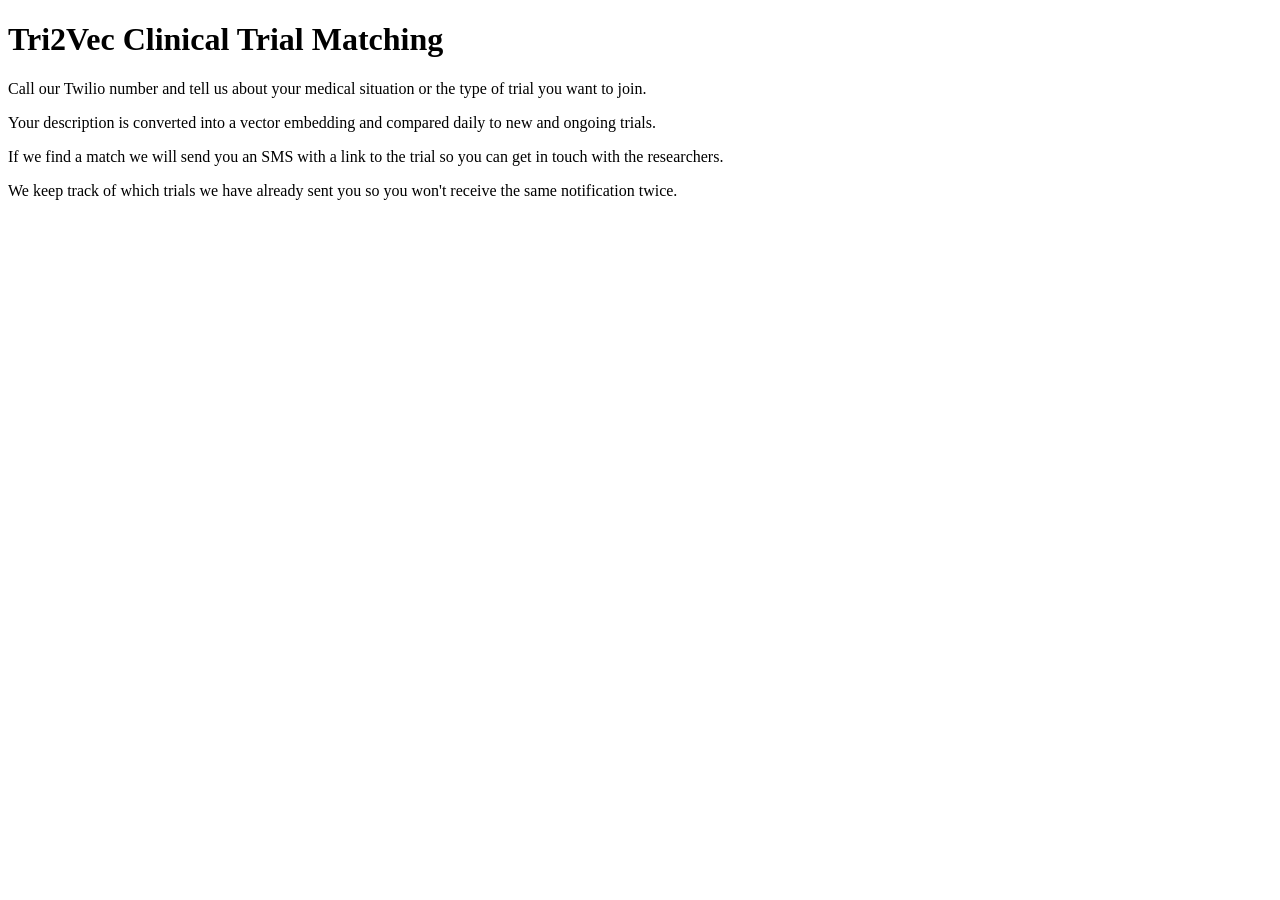
<file: templates/index.html>
<!DOCTYPE html>
<html lang="en">
<head>
    <meta charset="UTF-8">
    <title>Tri2Vec</title>
</head>
<body>
    <h1>Tri2Vec Clinical Trial Matching</h1>
    <p>Call our Twilio number and tell us about your medical situation or the type of trial you want to join.</p>
    <p>Your description is converted into a vector embedding and compared daily to new and ongoing trials.</p>
    <p>If we find a match we will send you an SMS with a link to the trial so you can get in touch with the researchers.</p>
    <p>We keep track of which trials we have already sent you so you won't receive the same notification twice.</p>
</body>
</html>
</file>
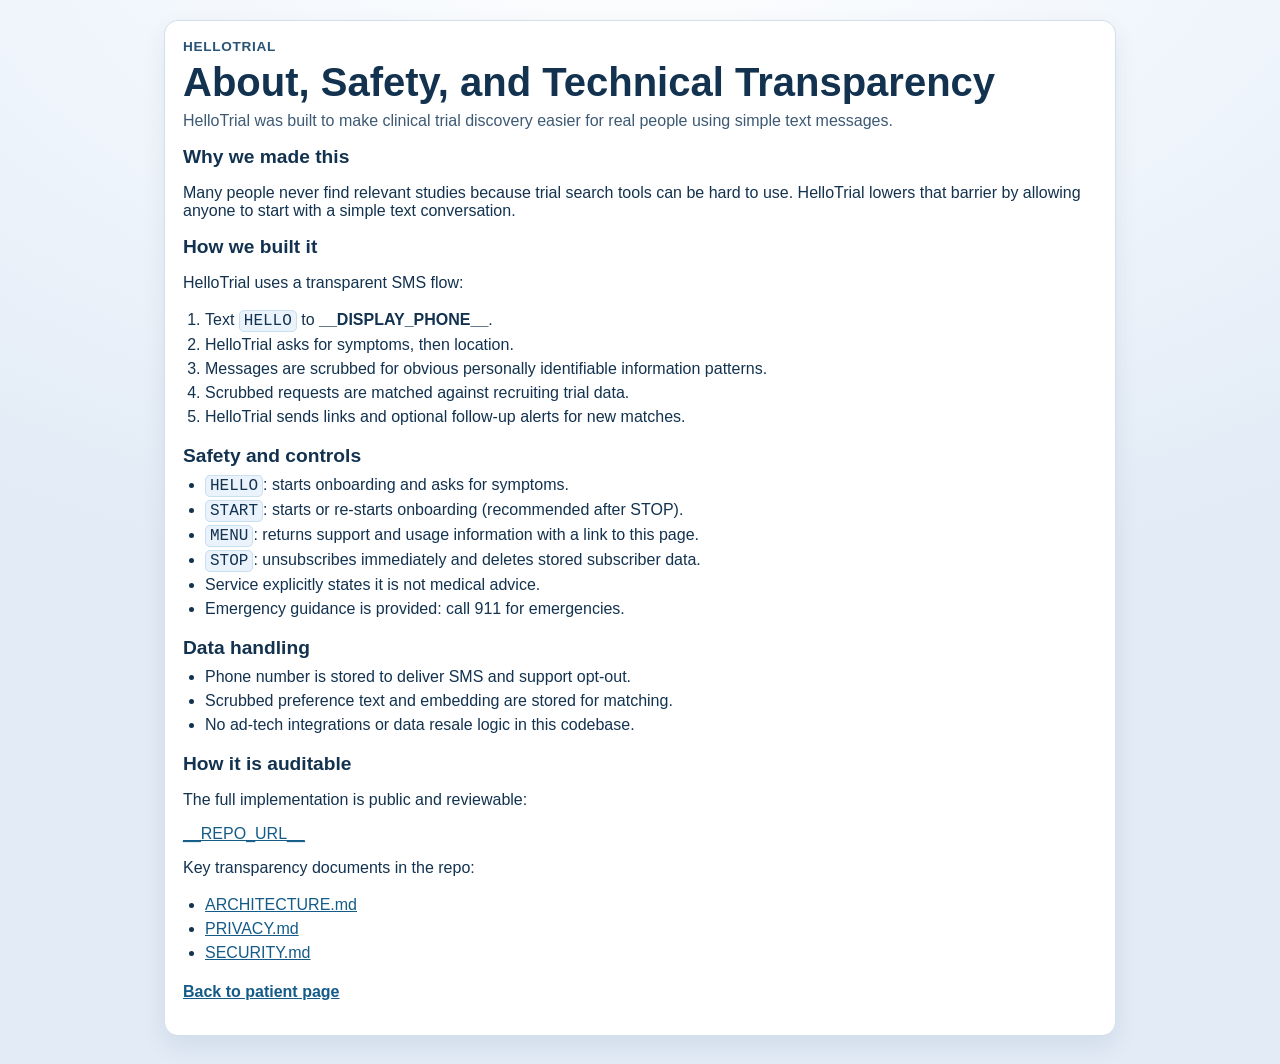
<file: static/about.html>
<!doctype html>
<html lang="en">
<head>
  <meta charset="utf-8" />
  <meta name="viewport" content="width=device-width,initial-scale=1" />
  <title>About HelloTrial</title>
  <link rel="stylesheet" href="/static/about.css" />
</head>
<body>
  <main class="wrap">
    <article class="card">
      <p class="kicker">HelloTrial</p>
      <h1>About, Safety, and Technical Transparency</h1>
      <p class="lead">HelloTrial was built to make clinical trial discovery easier for real people using simple text messages.</p>

      <section>
        <h2>Why we made this</h2>
        <p>Many people never find relevant studies because trial search tools can be hard to use. HelloTrial lowers that barrier by allowing anyone to start with a simple text conversation.</p>
      </section>

      <section>
        <h2>How we built it</h2>
        <p>HelloTrial uses a transparent SMS flow:</p>
        <ol>
          <li>Text <code>HELLO</code> to <strong>__DISPLAY_PHONE__</strong>.</li>
          <li>HelloTrial asks for symptoms, then location.</li>
          <li>Messages are scrubbed for obvious personally identifiable information patterns.</li>
          <li>Scrubbed requests are matched against recruiting trial data.</li>
          <li>HelloTrial sends links and optional follow-up alerts for new matches.</li>
        </ol>
      </section>

      <section>
        <h2>Safety and controls</h2>
        <ul>
          <li><code>HELLO</code>: starts onboarding and asks for symptoms.</li>
          <li><code>START</code>: starts or re-starts onboarding (recommended after STOP).</li>
          <li><code>MENU</code>: returns support and usage information with a link to this page.</li>
          <li><code>STOP</code>: unsubscribes immediately and deletes stored subscriber data.</li>
          <li>Service explicitly states it is not medical advice.</li>
          <li>Emergency guidance is provided: call 911 for emergencies.</li>
        </ul>
      </section>

      <section>
        <h2>Data handling</h2>
        <ul>
          <li>Phone number is stored to deliver SMS and support opt-out.</li>
          <li>Scrubbed preference text and embedding are stored for matching.</li>
          <li>No ad-tech integrations or data resale logic in this codebase.</li>
        </ul>
      </section>

      <section>
        <h2>How it is auditable</h2>
        <p>The full implementation is public and reviewable:</p>
        <p><a href="__REPO_URL__" target="_blank" rel="noopener noreferrer">__REPO_URL__</a></p>
        <p>Key transparency documents in the repo:</p>
        <ul>
          <li><a href="__REPO_URL__/blob/main/ARCHITECTURE.md" target="_blank" rel="noopener noreferrer">ARCHITECTURE.md</a></li>
          <li><a href="__REPO_URL__/blob/main/PRIVACY.md" target="_blank" rel="noopener noreferrer">PRIVACY.md</a></li>
          <li><a href="__REPO_URL__/blob/main/SECURITY.md" target="_blank" rel="noopener noreferrer">SECURITY.md</a></li>
        </ul>
      </section>

      <p class="back"><a href="/">Back to patient page</a></p>
    </article>
  </main>
</body>
</html>
</file>
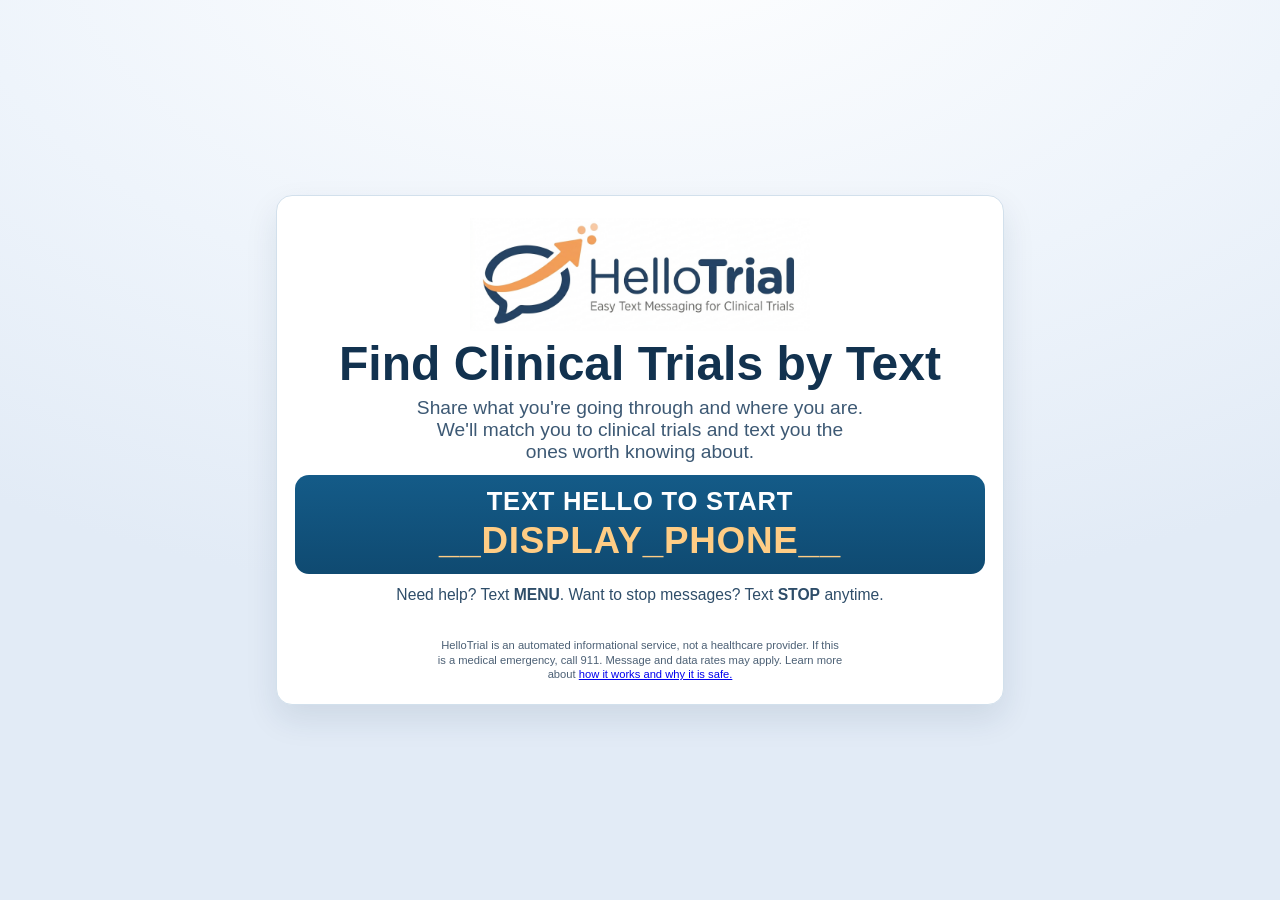
<file: static/landing.html>
<!doctype html>
<html lang="en">
<head>
  <meta charset="utf-8" />
  <meta name="viewport" content="width=device-width,initial-scale=1" />
  <title>HelloTrial</title>
  <link rel="stylesheet" href="/static/landing.css" />
</head>
<body>
  <main class="wrap">
    <section class="poster simple">
      <img class="logo" src="/static/logo.png" alt="HelloTrial logo" />
      <h1>Find Clinical Trials by Text</h1>
      <p class="subhead">Share what you're going through and where you are. We'll match you to clinical trials and text you the ones worth knowing about.</p>

      <section class="cta-card">
        <p class="cta-title">Text <strong>HELLO</strong> to start</p>
        <p class="cta-line"><a class="sms-link" href="__SMS_HREF__">__DISPLAY_PHONE__</a></p>
      </section>

      <p class="quick-help">Need help? Text <strong>MENU</strong>. Want to stop messages? Text <strong>STOP</strong> anytime.</p>
      <br>
      <section class="disclaimer">
        <p>HelloTrial is an automated informational service, not a healthcare provider. If this is a medical emergency, call 911. Message and data rates may apply. Learn more about <a href="/about">how it works and why it is safe.</a></p>
      </section>
    </section>
  </main>
</body>
</html>
</file>
<file: static/about.css>
:root {
  --bg: #eef4fb;
  --paper: #ffffff;
  --ink: #12324f;
  --muted: #3d5974;
  --line: #d2e0ec;
  --link: #145b88;
}

* { box-sizing: border-box; }

body {
  margin: 0;
  font-family: "Source Sans Pro", "Segoe UI", "Helvetica Neue", sans-serif;
  color: var(--ink);
  background: radial-gradient(1200px 700px at 50% -10%, #fff 0, var(--bg) 58%, #e2ebf6 100%);
}

.wrap {
  max-width: 980px;
  margin: 0 auto;
  padding: 20px 14px 28px;
}

.card {
  background: var(--paper);
  border: 1px solid var(--line);
  border-radius: 14px;
  box-shadow: 0 10px 24px rgba(16, 45, 75, 0.08);
  padding: 18px;
}

.kicker {
  margin: 0;
  color: #285375;
  font-size: 0.85rem;
  font-weight: 700;
  text-transform: uppercase;
  letter-spacing: 0.05em;
}

h1 {
  margin: 6px 0 8px;
  font-size: clamp(1.6rem, 3.8vw, 2.5rem);
  line-height: 1.1;
}

.lead {
  margin: 0 0 14px;
  color: var(--muted);
}

h2 {
  margin: 16px 0 6px;
  font-size: 1.2rem;
}

ol, ul {
  margin: 0;
  padding-left: 22px;
  line-height: 1.5;
}

a {
  color: var(--link);
}

.back {
  margin-top: 18px;
  font-weight: 700;
}

code {
  font-family: ui-monospace, SFMono-Regular, Menlo, Monaco, Consolas, "Liberation Mono", "Courier New", monospace;
  background: #eaf3fc;
  border: 1px solid #c9dff2;
  border-radius: 5px;
  padding: 1px 4px;
}
</file>
<file: static/landing.css>
:root {
  --bg: #eef4fb;
  --paper: #ffffff;
  --ink: #12324f;
  --muted: #3d5974;
  --line: #d2e0ec;
  --brand: #145b88;
  --brand-dark: #0f4a71;
}

* { box-sizing: border-box; }

body {
  margin: 0;
  font-family: "Source Sans Pro", "Segoe UI", "Helvetica Neue", sans-serif;
  color: var(--ink);
  background: radial-gradient(1200px 700px at 50% -10%, #fff 0, var(--bg) 58%, #e2ebf6 100%);
  min-height: 100vh;
}

.wrap {
  max-width: 760px;
  margin: 0 auto;
  min-height: 100vh;
  padding: 16px;
  display: flex;
  align-items: center;
}

.poster {
  width: 100%;
  background: #fff;
  border: 1px solid var(--line);
  border-radius: 16px;
  box-shadow: 0 14px 32px rgba(16, 45, 75, 0.1);
  padding: 22px 18px;
  text-align: center;
}

.logo {
  display: block;
  width: min(340px, 72vw);
  height: auto;
  margin: 0 auto 8px;
}

h1 {
  margin: 0;
  font-size: clamp(1.9rem, 5vw, 3rem);
  line-height: 1.05;
}

.subhead {
  margin: 8px auto 12px;
  max-width: 42ch;
  color: var(--muted);
  font-size: clamp(1rem, 2.2vw, 1.2rem);
}

.cta-card {
  margin: 12px 0;
  background: linear-gradient(180deg, var(--brand) 0%, var(--brand-dark) 100%);
  color: #fff;
  border-radius: 14px;
  padding: 12px 14px;
}

.cta-title {
  margin: 0;
  font-size: clamp(1.05rem, 2.8vw, 1.6rem);
  font-weight: 900;
  text-transform: uppercase;
  letter-spacing: 0.03em;
}

.cta-line {
  margin: 4px 0 0;
  font-size: clamp(1.4rem, 5vw, 2.3rem);
  font-weight: 900;
  letter-spacing: 0.02em;
  color: #ffcd85;
}

.sms-link {
  color: inherit;
  text-decoration: none;
}

.quick-help {
  margin: 10px 0 6px;
  color: #2e4d69;
  font-size: 0.98rem;
}

.about-link {
  margin: 0;
  font-size: 0.95rem;
}

.about-link a {
  color: #145b88;
  font-weight: 700;
}

.disclaimer {
  margin: 10px auto 0;
  max-width: 65ch;
  font-size: 0.7rem;
  line-height: 1.3;
  color: #4c6075;
}

.disclaimer p {
  margin: 0 0 3px;
}

.disclaimer p:last-child {
  margin-bottom: 0;
}

@media (max-width: 720px) {
  .wrap { min-height: auto; padding: 14px 10px 20px; display: block; }
  .poster { padding: 16px 14px; }
}
</file>
